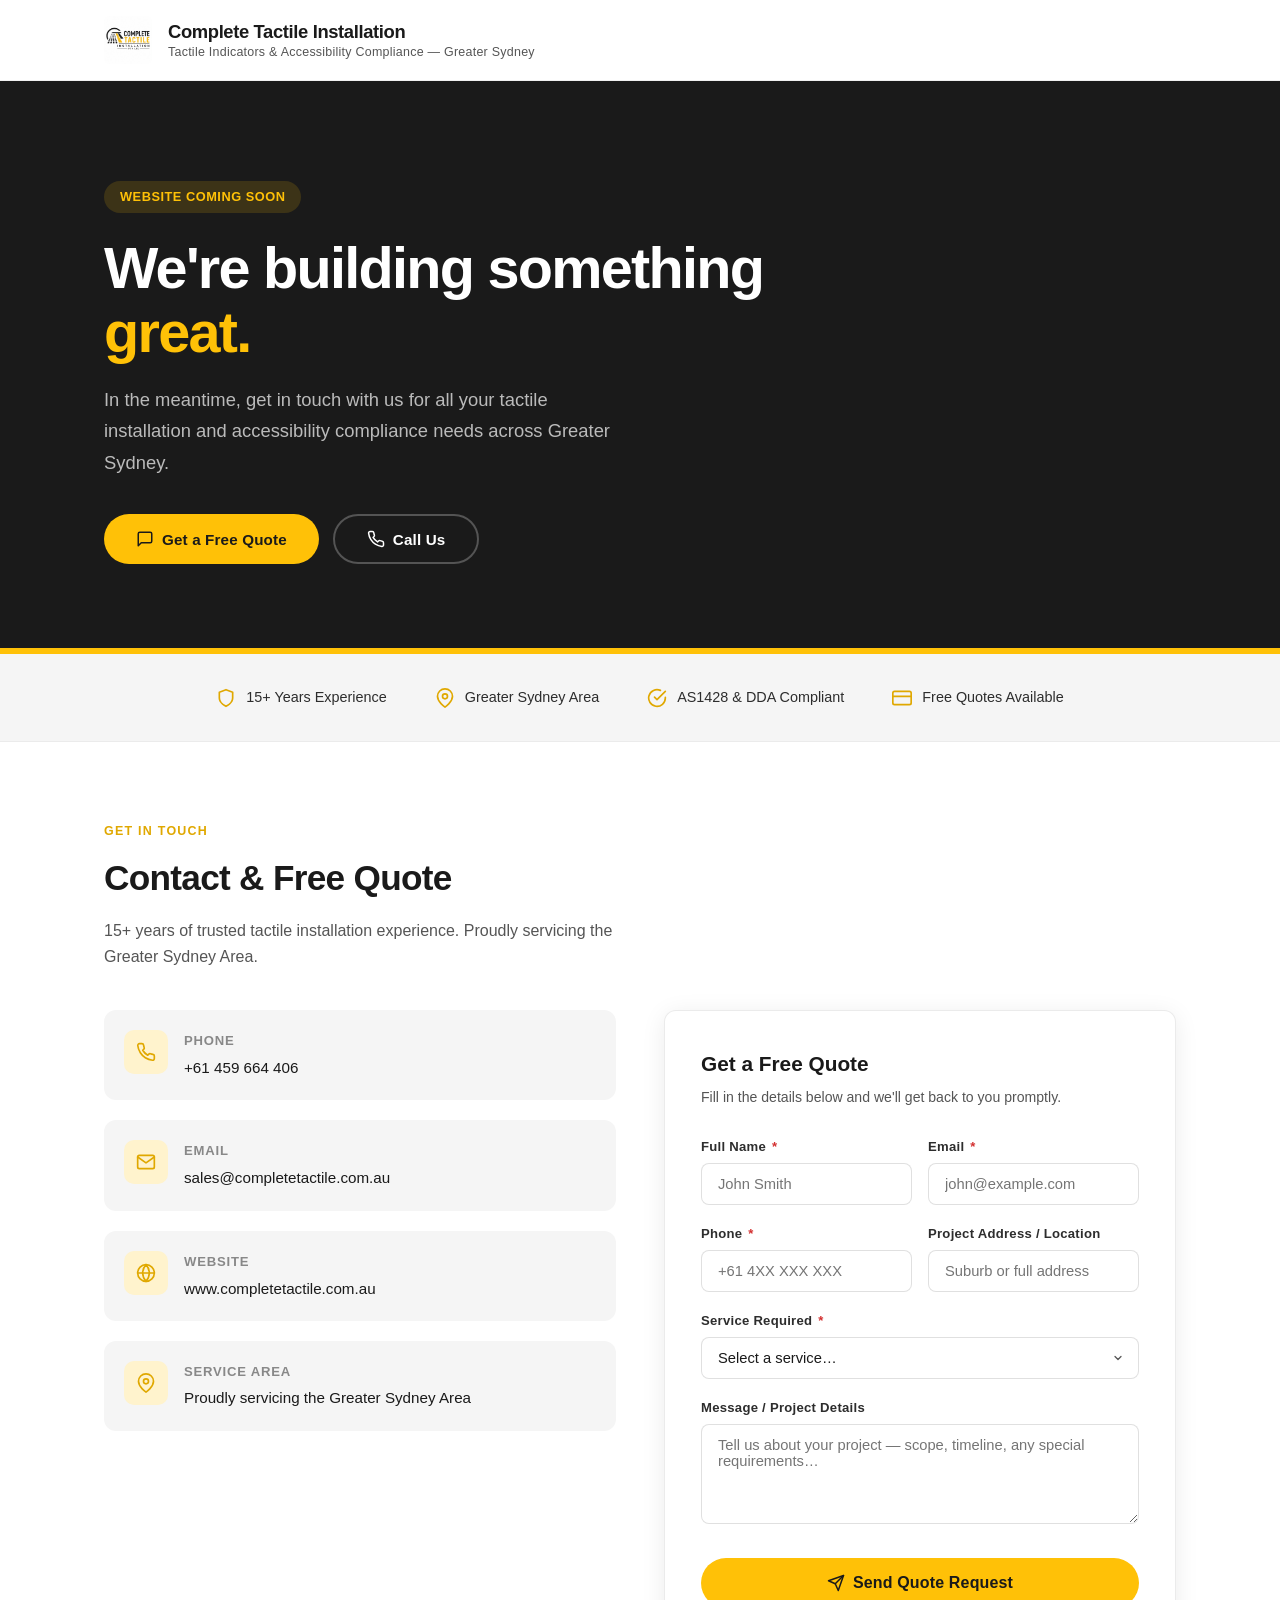
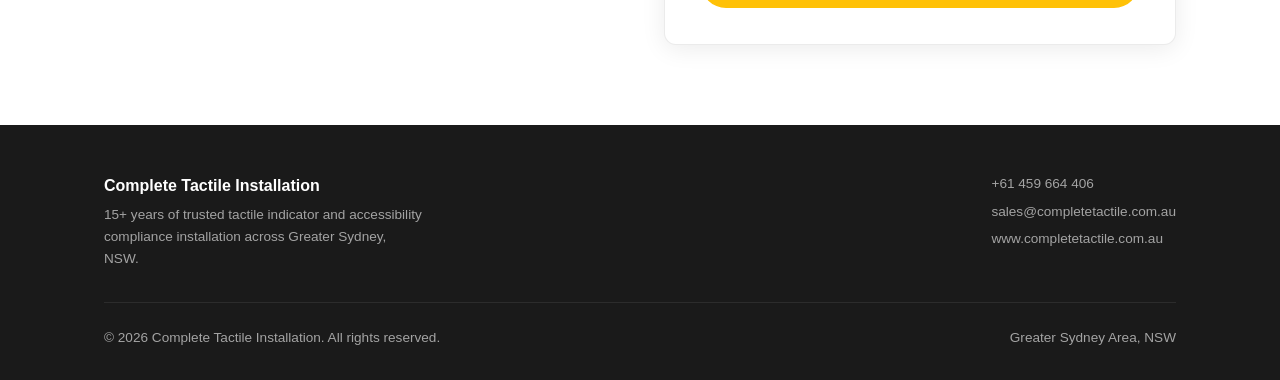
<file: index.html>
<!DOCTYPE html>
<html lang="en">
<head>
  <meta charset="UTF-8">
  <meta name="viewport" content="width=device-width, initial-scale=1.0">
  <title>Complete Tactile Installation | Coming Soon — Trusted Tactile & Accessibility Experts in Greater Sydney</title>
  <meta name="description" content="Complete Tactile Installation — 15+ years of trusted tactile ground surface indicator installation across Greater Sydney. TGSIs, stair nosing, braille signage, and AS1428 compliance. Website coming soon.">
  <meta name="robots" content="index, follow">

  <!-- Security Headers -->
  <meta http-equiv="Content-Security-Policy" content="default-src 'self'; style-src 'self' https://fonts.googleapis.com; font-src 'self' https://fonts.gstatic.com; img-src 'self' data:; script-src 'self'; connect-src https://api.web3forms.com;">
  <meta http-equiv="X-Content-Type-Options" content="nosniff">
  <meta http-equiv="X-Frame-Options" content="DENY">
  <meta name="referrer" content="strict-origin-when-cross-origin">

  <!-- Open Graph -->
  <meta property="og:title" content="Complete Tactile Installation | Coming Soon">
  <meta property="og:description" content="15+ years of trusted tactile indicator & accessibility compliance installation across Greater Sydney. Website coming soon — get in touch today.">
  <meta property="og:image" content="https://www.completetactile.com.au/images/logo.png">
  <meta property="og:url" content="https://www.completetactile.com.au">
  <meta property="og:type" content="website">

  <link rel="icon" type="image/png" href="images/logo.png">
  <link rel="preconnect" href="https://fonts.googleapis.com">
  <link rel="preconnect" href="https://fonts.gstatic.com" crossorigin>
  <link href="https://fonts.googleapis.com/css2?family=Poppins:wght@300;400;500;600;700&display=swap" rel="stylesheet">
  <link rel="stylesheet" href="css/style.css">

  <!--
    ============================================================
    FUTURE EXPANSION NOTES
    ============================================================
    Future pages:
      - Home
      - About Us (15 years experience story)
      - Services (full list below)
      - Gallery
      - Service Areas
      - Contact

    Full services list to add:
      - Tactile Ground Surface Indicators (TGSIs) — studs & strips
      - Directional & Warning Tactiles
      - Integrated Tactiles (stainless steel / aluminium)
      - Stair Nosing & Edging
      - Carpet Tactile Systems
      - Thresholds & Transition Strips
      - Handrail Tactile Indicators
      - Braille & Tactile Signage
      - Slip-Resistant Flooring Solutions
      - Urban Edge Protectors
      - Compliance Consultation (AS1428.1 / AS1428.4.1 / NCC / DDA)
      - Commercial / Government / Education / Aged Care / Retail Installations
      - Supply & Installation
      - Maintenance & Repairs

    Reference site for styling direction: dtac.com.au
    ============================================================
  -->
</head>
<body>

  <!-- ====== HEADER ====== -->
  <header class="site-header">
    <div class="container">
      <div class="header-inner">
        <img src="images/logo.png" alt="Complete Tactile Installation logo" width="48" height="48" loading="eager">
        <h1>Complete Tactile Installation<span>Tactile Indicators &amp; Accessibility Compliance — Greater Sydney</span></h1>
      </div>
    </div>
  </header>

  <!-- ====== HERO ====== -->
  <section class="hero">
    <div class="container">
      <div class="hero-content">
        <div class="hero-badge">Website Coming Soon</div>
        <h2>We're building something <em>great.</em></h2>
        <p>In the meantime, get in touch with us for all your tactile installation and accessibility compliance needs across Greater Sydney.</p>
        <div class="hero-actions">
          <button type="button" class="btn btn-gold" id="heroQuoteBtn">
            <svg xmlns="http://www.w3.org/2000/svg" width="18" height="18" viewBox="0 0 24 24" fill="none" stroke="currentColor" stroke-width="2" stroke-linecap="round" stroke-linejoin="round"><path d="M21 15a2 2 0 0 1-2 2H7l-4 4V5a2 2 0 0 1 2-2h14a2 2 0 0 1 2 2z"/></svg>
            Get a Free Quote
          </button>
          <button type="button" class="btn btn-outline" id="heroCallBtn">
            <svg xmlns="http://www.w3.org/2000/svg" width="18" height="18" viewBox="0 0 24 24" fill="none" stroke="currentColor" stroke-width="2" stroke-linecap="round" stroke-linejoin="round"><path d="M22 16.92v3a2 2 0 0 1-2.18 2 19.79 19.79 0 0 1-8.63-3.07 19.5 19.5 0 0 1-6-6A19.79 19.79 0 0 1 2.12 4.18 2 2 0 0 1 4.11 2h3a2 2 0 0 1 2 1.72c.127.96.361 1.903.7 2.81a2 2 0 0 1-.45 2.11L8.09 9.91a16 16 0 0 0 6 6l1.27-1.27a2 2 0 0 1 2.11-.45c.907.339 1.85.573 2.81.7A2 2 0 0 1 22 16.92z"/></svg>
            Call Us
          </button>
        </div>
      </div>
    </div>
  </section>

  <!-- ====== TRUST BAR ====== -->
  <div class="trust-bar">
    <div class="container">
      <div class="trust-items">
        <div class="trust-item">
          <svg xmlns="http://www.w3.org/2000/svg" width="20" height="20" viewBox="0 0 24 24" fill="none" stroke="currentColor" stroke-width="2" stroke-linecap="round" stroke-linejoin="round"><path d="M12 22s8-4 8-10V5l-8-3-8 3v7c0 6 8 10 8 10z"/></svg>
          15+ Years Experience
        </div>
        <div class="trust-item">
          <svg xmlns="http://www.w3.org/2000/svg" width="20" height="20" viewBox="0 0 24 24" fill="none" stroke="currentColor" stroke-width="2" stroke-linecap="round" stroke-linejoin="round"><path d="M21 10c0 7-9 13-9 13s-9-6-9-13a9 9 0 0 1 18 0z"/><circle cx="12" cy="10" r="3"/></svg>
          Greater Sydney Area
        </div>
        <div class="trust-item">
          <svg xmlns="http://www.w3.org/2000/svg" width="20" height="20" viewBox="0 0 24 24" fill="none" stroke="currentColor" stroke-width="2" stroke-linecap="round" stroke-linejoin="round"><path d="M22 11.08V12a10 10 0 1 1-5.93-9.14"/><polyline points="22 4 12 14.01 9 11.01"/></svg>
          AS1428 &amp; DDA Compliant
        </div>
        <div class="trust-item">
          <svg xmlns="http://www.w3.org/2000/svg" width="20" height="20" viewBox="0 0 24 24" fill="none" stroke="currentColor" stroke-width="2" stroke-linecap="round" stroke-linejoin="round"><rect x="1" y="4" width="22" height="16" rx="2" ry="2"/><line x1="1" y1="10" x2="23" y2="10"/></svg>
          Free Quotes Available
        </div>
      </div>
    </div>
  </div>

  <!-- ====== CONTACT + QUOTE FORM ====== -->
  <section class="contact-section" id="contact">
    <div class="container">
      <p class="section-label">Get In Touch</p>
      <h2 class="section-title">Contact &amp; Free Quote</h2>
      <p class="section-subtitle">15+ years of trusted tactile installation experience. Proudly servicing the Greater Sydney Area.</p>

      <div class="contact-grid">

        <!-- Contact Details -->
        <div class="contact-details">
          <div class="contact-card">
            <div class="contact-card-icon">
              <svg xmlns="http://www.w3.org/2000/svg" width="20" height="20" viewBox="0 0 24 24" fill="none" stroke="currentColor" stroke-width="2" stroke-linecap="round" stroke-linejoin="round"><path d="M22 16.92v3a2 2 0 0 1-2.18 2 19.79 19.79 0 0 1-8.63-3.07 19.5 19.5 0 0 1-6-6A19.79 19.79 0 0 1 2.12 4.18 2 2 0 0 1 4.11 2h3a2 2 0 0 1 2 1.72c.127.96.361 1.903.7 2.81a2 2 0 0 1-.45 2.11L8.09 9.91a16 16 0 0 0 6 6l1.27-1.27a2 2 0 0 1 2.11-.45c.907.339 1.85.573 2.81.7A2 2 0 0 1 22 16.92z"/></svg>
            </div>
            <div class="contact-card-body">
              <h3>Phone</h3>
              <a href="tel:+61459664406">+61 459 664 406</a>
            </div>
          </div>

          <div class="contact-card">
            <div class="contact-card-icon">
              <svg xmlns="http://www.w3.org/2000/svg" width="20" height="20" viewBox="0 0 24 24" fill="none" stroke="currentColor" stroke-width="2" stroke-linecap="round" stroke-linejoin="round"><path d="M4 4h16c1.1 0 2 .9 2 2v12c0 1.1-.9 2-2 2H4c-1.1 0-2-.9-2-2V6c0-1.1.9-2 2-2z"/><polyline points="22,6 12,13 2,6"/></svg>
            </div>
            <div class="contact-card-body">
              <h3>Email</h3>
              <a href="mailto:sales@completetactile.com.au">sales@completetactile.com.au</a>
            </div>
          </div>

          <div class="contact-card">
            <div class="contact-card-icon">
              <svg xmlns="http://www.w3.org/2000/svg" width="20" height="20" viewBox="0 0 24 24" fill="none" stroke="currentColor" stroke-width="2" stroke-linecap="round" stroke-linejoin="round"><circle cx="12" cy="12" r="10"/><line x1="2" y1="12" x2="22" y2="12"/><path d="M12 2a15.3 15.3 0 0 1 4 10 15.3 15.3 0 0 1-4 10 15.3 15.3 0 0 1-4-10 15.3 15.3 0 0 1 4-10z"/></svg>
            </div>
            <div class="contact-card-body">
              <h3>Website</h3>
              <a href="https://www.completetactile.com.au">www.completetactile.com.au</a>
            </div>
          </div>

          <div class="contact-card">
            <div class="contact-card-icon">
              <svg xmlns="http://www.w3.org/2000/svg" width="20" height="20" viewBox="0 0 24 24" fill="none" stroke="currentColor" stroke-width="2" stroke-linecap="round" stroke-linejoin="round"><path d="M21 10c0 7-9 13-9 13s-9-6-9-13a9 9 0 0 1 18 0z"/><circle cx="12" cy="10" r="3"/></svg>
            </div>
            <div class="contact-card-body">
              <h3>Service Area</h3>
              <p>Proudly servicing the Greater Sydney Area</p>
            </div>
          </div>
        </div>

        <!-- Quote Form -->
        <div class="quote-form" id="quote-form">
          <h3>Get a Free Quote</h3>
          <p>Fill in the details below and we'll get back to you promptly.</p>

          <form id="quoteForm" action="https://api.web3forms.com/submit" method="POST" novalidate>

            <!-- Web3Forms access key — replace with your key from https://web3forms.com -->
            <input type="hidden" name="access_key" value="4daf20bf-09f9-4e9e-9182-33803d2c08d2">
            <input type="hidden" name="subject" value="New Quote Request - Complete Tactile Installation">
            <input type="hidden" name="redirect" value="https://www.completetactile.com.au/thank-you.html">

            <!-- Honeypot — spam protection (hidden from users, visible to bots) -->
            <div class="hp-field" aria-hidden="true">
              <input type="checkbox" name="botcheck" tabindex="-1" autocomplete="off">
            </div>

            <div class="form-row">
              <div class="form-group">
                <label for="q_name">Full Name <span class="required">*</span></label>
                <input type="text" id="q_name" name="name" required autocomplete="name" placeholder="John Smith">
                <div class="form-error" id="err-name">Please enter your name.</div>
              </div>
              <div class="form-group">
                <label for="q_email">Email <span class="required">*</span></label>
                <input type="email" id="q_email" name="email" required autocomplete="email" placeholder="john@example.com">
                <div class="form-error" id="err-email">Please enter a valid email.</div>
              </div>
            </div>

            <div class="form-row">
              <div class="form-group">
                <label for="q_phone">Phone <span class="required">*</span></label>
                <input type="tel" id="q_phone" name="phone" required autocomplete="tel" placeholder="+61 4XX XXX XXX">
                <div class="form-error" id="err-phone">Please enter a valid phone number.</div>
              </div>
              <div class="form-group">
                <label for="q_location">Project Address / Location</label>
                <input type="text" id="q_location" name="location" autocomplete="street-address" placeholder="Suburb or full address">
              </div>
            </div>

            <div class="form-group">
              <label for="q_service">Service Required <span class="required">*</span></label>
              <select id="q_service" name="service" required>
                <option value="" disabled selected>Select a service…</option>
                <option value="tgsi-studs-strips">TGSIs — Studs &amp; Strips</option>
                <option value="directional-warning">Directional &amp; Warning Tactiles</option>
                <option value="integrated-tactiles">Integrated Tactiles (SS / Aluminium)</option>
                <option value="stair-nosing">Stair Nosing &amp; Edging</option>
                <option value="carpet-tactile">Carpet Tactile Systems</option>
                <option value="thresholds">Thresholds &amp; Transition Strips</option>
                <option value="handrail-tactile">Handrail Tactile Indicators</option>
                <option value="braille-signage">Braille &amp; Tactile Signage</option>
                <option value="slip-resistant">Slip-Resistant Flooring</option>
                <option value="compliance">Compliance Consultation</option>
                <option value="maintenance">Maintenance &amp; Repairs</option>
                <option value="other">Other</option>
              </select>
              <div class="form-error" id="err-service">Please select a service.</div>
            </div>

            <div class="form-group">
              <label for="q_message">Message / Project Details</label>
              <textarea id="q_message" name="message" placeholder="Tell us about your project — scope, timeline, any special requirements…"></textarea>
            </div>

            <button type="submit" class="btn btn-gold btn-submit">
              <svg xmlns="http://www.w3.org/2000/svg" width="18" height="18" viewBox="0 0 24 24" fill="none" stroke="currentColor" stroke-width="2" stroke-linecap="round" stroke-linejoin="round"><line x1="22" y1="2" x2="11" y2="13"/><polygon points="22 2 15 22 11 13 2 9 22 2"/></svg>
              Send Quote Request
            </button>
          </form>

          <!-- Status messages (shown after submission) -->
          <div class="form-status" id="formStatus" role="alert"></div>
        </div>
      </div>
    </div>
  </section>

  <!-- ====== FOOTER ====== -->
  <footer class="site-footer">
    <div class="container">
      <div class="footer-top">
        <div class="footer-brand">
          <h3>Complete Tactile Installation</h3>
          <p>15+ years of trusted tactile indicator and accessibility compliance installation across Greater Sydney, NSW.</p>
        </div>
        <div class="footer-contact">
          <a href="tel:+61459664406">+61 459 664 406</a>
          <a href="mailto:sales@completetactile.com.au">sales@completetactile.com.au</a>
          <a href="https://www.completetactile.com.au">www.completetactile.com.au</a>
        </div>
      </div>
      <div class="footer-bottom">
        <p>&copy; 2026 Complete Tactile Installation. All rights reserved.</p>
        <p>Greater Sydney Area, NSW</p>
      </div>
    </div>
  </footer>

  <!-- ====== CONFIRMATION MODAL ====== -->
  <div class="modal-overlay" id="confirmModal" role="dialog" aria-modal="true" aria-labelledby="modalTitle">
    <div class="modal-box">
      <h3 id="modalTitle"></h3>
      <p id="modalDesc"></p>
      <div class="modal-detail" id="modalDetail"></div>
      <div class="modal-actions">
        <button type="button" class="btn btn-cancel" id="modalCancel">Cancel</button>
        <a href="#" class="btn btn-gold" id="modalConfirm">Proceed</a>
      </div>
    </div>
  </div>

  <script src="js/main.js"></script>
</body>
</html>
</file>
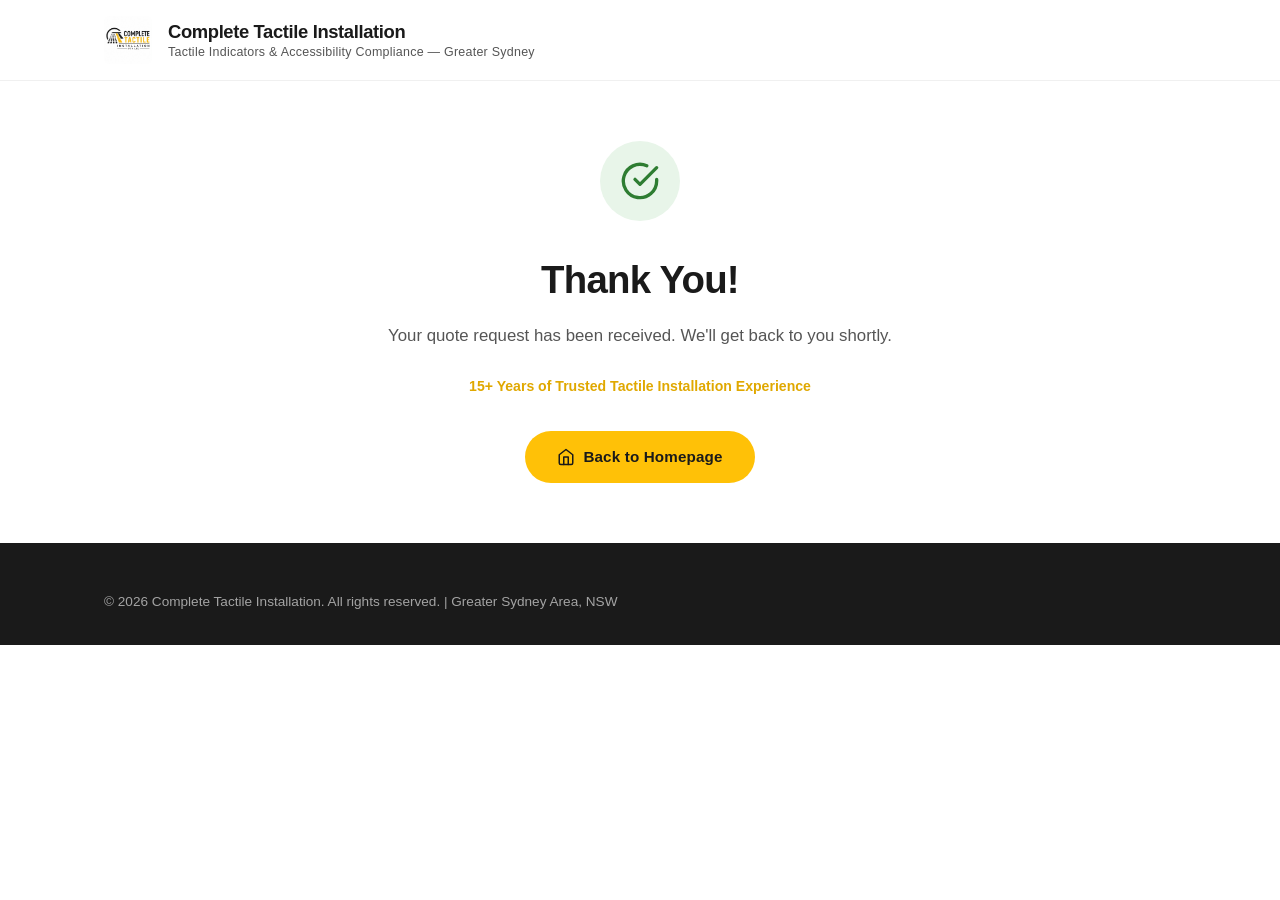
<file: thank-you.html>
<!DOCTYPE html>
<html lang="en">
<head>
  <meta charset="UTF-8">
  <meta name="viewport" content="width=device-width, initial-scale=1.0">
  <title>Thank You — Complete Tactile Installation</title>
  <meta name="description" content="Your quote request has been received. Complete Tactile Installation will get back to you shortly.">
  <meta name="robots" content="noindex, nofollow">

  <meta http-equiv="Content-Security-Policy" content="default-src 'self'; style-src 'self' https://fonts.googleapis.com; font-src 'self' https://fonts.gstatic.com; img-src 'self' data:;">
  <meta http-equiv="X-Content-Type-Options" content="nosniff">
  <meta http-equiv="X-Frame-Options" content="DENY">
  <meta name="referrer" content="strict-origin-when-cross-origin">

  <link rel="icon" type="image/png" href="images/logo.png">
  <link rel="preconnect" href="https://fonts.googleapis.com">
  <link rel="preconnect" href="https://fonts.gstatic.com" crossorigin>
  <link href="https://fonts.googleapis.com/css2?family=Poppins:wght@300;400;500;600;700&display=swap" rel="stylesheet">
  <link rel="stylesheet" href="css/style.css">
</head>
<body>

  <header class="site-header">
    <div class="container">
      <div class="header-inner">
        <img src="images/logo.png" alt="Complete Tactile Installation logo" width="48" height="48" loading="eager">
        <h1>Complete Tactile Installation<span>Tactile Indicators &amp; Accessibility Compliance — Greater Sydney</span></h1>
      </div>
    </div>
  </header>

  <main class="thank-you-main">
    <div class="thank-you-card">
      <div class="thank-you-icon">
        <svg xmlns="http://www.w3.org/2000/svg" width="40" height="40" viewBox="0 0 24 24" fill="none" stroke="currentColor" stroke-width="2" stroke-linecap="round" stroke-linejoin="round"><path d="M22 11.08V12a10 10 0 1 1-5.93-9.14"/><polyline points="22 4 12 14.01 9 11.01"/></svg>
      </div>
      <h2>Thank You!</h2>
      <p>Your quote request has been received. We'll get back to you shortly.</p>
      <p class="tagline">15+ Years of Trusted Tactile Installation Experience</p>
      <a href="index.html" class="btn-home">
        <svg xmlns="http://www.w3.org/2000/svg" width="18" height="18" viewBox="0 0 24 24" fill="none" stroke="currentColor" stroke-width="2" stroke-linecap="round" stroke-linejoin="round"><path d="M3 9l9-7 9 7v11a2 2 0 0 1-2 2H5a2 2 0 0 1-2-2z"/><polyline points="9 22 9 12 15 12 15 22"/></svg>
        Back to Homepage
      </a>
    </div>
  </main>

  <footer class="site-footer">
    <div class="container">
      <p>&copy; 2026 Complete Tactile Installation. All rights reserved. | Greater Sydney Area, NSW</p>
    </div>
  </footer>

</body>
</html>
</file>
<file: css/style.css>
/* ========================================
   Complete Tactile Installation — Main Stylesheet
   ======================================== */

*, *::before, *::after { margin: 0; padding: 0; box-sizing: border-box; }

:root {
  --gold: #FFC107;
  --gold-dark: #E0A800;
  --gold-light: #FFF3CD;
  --black: #1A1A1A;
  --charcoal: #2D2D2D;
  --grey-dark: #555;
  --grey: #888;
  --grey-light: #F5F5F5;
  --white: #FFFFFF;
  --font: 'Poppins', sans-serif;
  --radius: 12px;
  --radius-sm: 8px;
  --shadow: 0 4px 24px rgba(0,0,0,0.08);
  --shadow-lg: 0 8px 40px rgba(0,0,0,0.12);
  --transition: 0.25s ease;
}

html { scroll-behavior: smooth; }

body {
  font-family: var(--font);
  color: var(--black);
  background: var(--white);
  line-height: 1.6;
  -webkit-font-smoothing: antialiased;
}

/* --- Utility --- */
.container { width: 100%; max-width: 1120px; margin: 0 auto; padding: 0 24px; }
.sr-only { position: absolute; width: 1px; height: 1px; padding: 0; margin: -1px; overflow: hidden; clip: rect(0,0,0,0); border: 0; }

/* --- Header --- */
.site-header {
  position: sticky; top: 0; z-index: 100;
  background: var(--white);
  border-bottom: 1px solid rgba(0,0,0,0.06);
  padding: 16px 0;
}
.header-inner {
  display: flex; align-items: center; gap: 16px;
}
.site-header img {
  height: 48px; width: auto;
  border-radius: 6px;
}
.site-header h1 {
  font-size: 1.15rem; font-weight: 600;
  color: var(--black); letter-spacing: -0.02em;
  line-height: 1.3;
}
.site-header h1 span {
  display: block; font-weight: 400; font-size: 0.78rem;
  color: var(--grey-dark); letter-spacing: 0.02em;
}

/* --- Hero --- */
.hero {
  background: var(--black);
  color: var(--white);
  padding: 100px 0 90px;
  position: relative;
  overflow: hidden;
}
.hero::after {
  content: '';
  position: absolute; bottom: 0; left: 0; right: 0;
  height: 6px; background: var(--gold);
}
.hero-content { max-width: 680px; }
.hero-badge {
  display: inline-block;
  background: rgba(255,193,7,0.15);
  color: var(--gold);
  font-size: 0.8rem; font-weight: 600;
  padding: 6px 16px; border-radius: 100px;
  margin-bottom: 24px; letter-spacing: 0.04em;
  text-transform: uppercase;
}
.hero h2 {
  font-size: clamp(2.4rem, 5vw, 3.6rem);
  font-weight: 700; line-height: 1.1;
  letter-spacing: -0.03em;
  margin-bottom: 20px;
}
.hero h2 em {
  font-style: normal; color: var(--gold);
}
.hero p {
  font-size: 1.15rem; color: rgba(255,255,255,0.7);
  max-width: 520px; line-height: 1.7;
  margin-bottom: 36px;
}
.hero-actions { display: flex; flex-wrap: wrap; gap: 14px; }

/* --- Buttons --- */
.btn {
  display: inline-flex; align-items: center; gap: 8px;
  font-family: var(--font); font-size: 0.95rem; font-weight: 600;
  padding: 14px 32px; border-radius: 100px;
  text-decoration: none; border: none;
  cursor: pointer; transition: all var(--transition);
  letter-spacing: 0.01em;
}
.btn-gold {
  background: var(--gold); color: var(--black);
}
.btn-gold:hover { background: var(--gold-dark); transform: translateY(-2px); box-shadow: 0 6px 20px rgba(255,193,7,0.35); }
.btn-gold:focus-visible { outline: 3px solid var(--gold); outline-offset: 3px; }

.btn-outline {
  background: transparent; color: var(--white);
  border: 2px solid rgba(255,255,255,0.25);
}
.btn-outline:hover { border-color: var(--white); background: rgba(255,255,255,0.06); }
.btn-outline:focus-visible { outline: 3px solid var(--white); outline-offset: 3px; }

/* --- Trust Bar --- */
.trust-bar {
  background: var(--grey-light);
  padding: 32px 0;
  border-bottom: 1px solid rgba(0,0,0,0.04);
}
.trust-items {
  display: flex; flex-wrap: wrap; justify-content: center;
  gap: 32px 48px; text-align: center;
}
.trust-item {
  display: flex; align-items: center; gap: 10px;
  font-size: 0.9rem; font-weight: 500; color: var(--charcoal);
}
.trust-item svg { flex-shrink: 0; color: var(--gold-dark); }

/* --- Contact Section --- */
.contact-section {
  padding: 80px 0;
}
.section-label {
  font-size: 0.78rem; font-weight: 600;
  text-transform: uppercase; letter-spacing: 0.1em;
  color: var(--gold-dark); margin-bottom: 8px;
}
.section-title {
  font-size: clamp(1.6rem, 3vw, 2.2rem);
  font-weight: 700; letter-spacing: -0.02em;
  margin-bottom: 12px; color: var(--black);
}
.section-subtitle {
  font-size: 1rem; color: var(--grey-dark);
  max-width: 520px; margin-bottom: 40px;
}
.contact-grid {
  display: grid;
  grid-template-columns: 1fr 1fr;
  gap: 48px;
}
.contact-details { display: flex; flex-direction: column; gap: 20px; }
.contact-card {
  display: flex; align-items: flex-start; gap: 16px;
  padding: 20px; border-radius: var(--radius);
  background: var(--grey-light);
  transition: box-shadow var(--transition);
}
.contact-card:hover { box-shadow: var(--shadow); }
.contact-card-icon {
  width: 44px; height: 44px; border-radius: 10px;
  background: var(--gold-light); color: var(--gold-dark);
  display: flex; align-items: center; justify-content: center;
  flex-shrink: 0;
}
.contact-card-body h3 {
  font-size: 0.82rem; font-weight: 600;
  text-transform: uppercase; letter-spacing: 0.06em;
  color: var(--grey); margin-bottom: 4px;
}
.contact-card-body a, .contact-card-body p {
  font-size: 0.95rem; color: var(--black);
  text-decoration: none; font-weight: 500;
}
.contact-card-body a:hover { color: var(--gold-dark); }

/* --- Quote Form --- */
.quote-form {
  background: var(--white);
  border: 1px solid rgba(0,0,0,0.08);
  border-radius: var(--radius);
  padding: 36px;
  box-shadow: var(--shadow);
}
.quote-form h3 {
  font-size: 1.3rem; font-weight: 700;
  margin-bottom: 6px; color: var(--black);
}
.quote-form > p {
  font-size: 0.88rem; color: var(--grey-dark);
  margin-bottom: 28px;
}
.hp-field {
  position: absolute;
  left: -9999px;
  width: 1px;
  height: 1px;
  overflow: hidden;
}

.form-group { margin-bottom: 18px; }
.form-group label {
  display: block; font-size: 0.82rem; font-weight: 600;
  color: var(--charcoal); margin-bottom: 6px;
  letter-spacing: 0.02em;
}
.form-group label .required { color: #D32F2F; margin-left: 2px; }
.form-group input,
.form-group select,
.form-group textarea {
  width: 100%; font-family: var(--font);
  font-size: 0.92rem; padding: 12px 16px;
  border: 1.5px solid rgba(0,0,0,0.12);
  border-radius: var(--radius-sm);
  background: var(--white); color: var(--black);
  transition: border-color var(--transition), box-shadow var(--transition);
  -webkit-appearance: none; appearance: none;
}
.form-group input:focus,
.form-group select:focus,
.form-group textarea:focus {
  outline: none;
  border-color: var(--gold);
  box-shadow: 0 0 0 3px rgba(255,193,7,0.2);
}
.form-group input.invalid,
.form-group select.invalid,
.form-group textarea.invalid {
  border-color: #D32F2F;
}
.form-group textarea { resize: vertical; min-height: 100px; }
.form-group select {
  background-image: url("data:image/svg+xml,%3Csvg xmlns='http://www.w3.org/2000/svg' width='12' height='12' viewBox='0 0 24 24' fill='none' stroke='%23555' stroke-width='2.5' stroke-linecap='round' stroke-linejoin='round'%3E%3Cpolyline points='6 9 12 15 18 9'/%3E%3C/svg%3E");
  background-repeat: no-repeat;
  background-position: right 14px center;
  padding-right: 40px;
}
.form-error {
  font-size: 0.78rem; color: #D32F2F;
  margin-top: 4px; display: none;
}
.form-row { display: grid; grid-template-columns: 1fr 1fr; gap: 16px; }

/* --- Confirmation Modal --- */
.modal-overlay {
  display: none; position: fixed; inset: 0; z-index: 1000;
  background: rgba(0,0,0,0.55); backdrop-filter: blur(4px);
  align-items: center; justify-content: center; padding: 24px;
}
.modal-overlay.active { display: flex; }
.modal-box {
  background: var(--white); border-radius: var(--radius);
  padding: 36px; max-width: 440px; width: 100%;
  box-shadow: var(--shadow-lg); text-align: center;
}
.modal-box h3 { font-size: 1.15rem; font-weight: 700; margin-bottom: 8px; }
.modal-box p { font-size: 0.92rem; color: var(--grey-dark); margin-bottom: 6px; line-height: 1.6; }
.modal-box .modal-detail {
  font-size: 1.05rem; font-weight: 600; color: var(--black);
  margin: 12px 0 24px; word-break: break-all;
}
.modal-box .modal-detail a {
  color: var(--gold-dark); text-decoration: none;
}
.modal-box .modal-detail a:hover { text-decoration: underline; }
.modal-actions { display: flex; gap: 12px; justify-content: center; }
.modal-actions .btn { font-size: 0.88rem; padding: 12px 28px; }
.btn-cancel {
  background: var(--grey-light); color: var(--charcoal);
}
.btn-cancel:hover { background: #e8e8e8; }

/* --- Form Status Messages --- */
.form-status {
  display: none; text-align: center; padding: 24px 20px;
  border-radius: var(--radius-sm); margin-top: 16px;
  font-size: 0.9rem; font-weight: 500;
}
.form-status.status-success {
  display: block; background: #E8F5E9; color: #2E7D32;
  border: 1px solid #C8E6C9;
}
.form-status.status-error {
  display: block; background: #FFEBEE; color: #C62828;
  border: 1px solid #FFCDD2;
}
.form-status.status-loading {
  display: block; background: var(--grey-light); color: var(--charcoal);
}

.btn-submit {
  width: 100%; justify-content: center;
  margin-top: 8px; font-size: 1rem;
  padding: 16px 32px;
}

/* --- Footer --- */
.site-footer {
  background: var(--black); color: rgba(255,255,255,0.6);
  padding: 48px 0 32px; font-size: 0.85rem;
}
.footer-top {
  display: flex; flex-wrap: wrap; justify-content: space-between;
  gap: 24px; padding-bottom: 32px;
  border-bottom: 1px solid rgba(255,255,255,0.08);
  margin-bottom: 24px;
}
.footer-brand h3 {
  color: var(--white); font-size: 1rem; font-weight: 600;
  margin-bottom: 6px;
}
.footer-brand p { max-width: 320px; line-height: 1.6; }
.footer-contact { display: flex; flex-direction: column; gap: 6px; }
.footer-contact a {
  color: rgba(255,255,255,0.6); text-decoration: none;
  transition: color var(--transition);
}
.footer-contact a:hover { color: var(--gold); }
.footer-bottom {
  display: flex; flex-wrap: wrap; justify-content: space-between;
  gap: 12px; align-items: center;
}
.footer-bottom a { color: var(--gold); text-decoration: none; }

/* --- Thank You Page --- */
.thank-you-main {
  flex: 1; display: flex; align-items: center; justify-content: center;
  padding: 60px 24px;
}
.thank-you-card {
  text-align: center; max-width: 520px;
}
.thank-you-icon {
  width: 80px; height: 80px; border-radius: 50%;
  background: #E8F5E9; color: #2E7D32;
  display: flex; align-items: center; justify-content: center;
  margin: 0 auto 28px;
}
.thank-you-card h2 {
  font-size: clamp(1.8rem, 4vw, 2.4rem);
  font-weight: 700; letter-spacing: -0.02em;
  margin-bottom: 12px;
}
.thank-you-card p {
  font-size: 1.05rem; color: var(--grey-dark);
  line-height: 1.7; margin-bottom: 8px;
}
.thank-you-card .tagline {
  font-size: 0.88rem; color: var(--gold-dark);
  font-weight: 600; margin: 24px 0 32px;
}
.btn-home {
  display: inline-flex; align-items: center; gap: 8px;
  font-family: var(--font); font-size: 0.95rem; font-weight: 600;
  padding: 14px 32px; border-radius: 100px;
  text-decoration: none; cursor: pointer;
  transition: all var(--transition); letter-spacing: 0.01em;
  background: var(--gold); color: var(--black);
}
.btn-home:hover { background: var(--gold-dark); transform: translateY(-2px); box-shadow: 0 6px 20px rgba(255,193,7,0.35); }
.btn-home:focus-visible { outline: 3px solid var(--gold); outline-offset: 3px; }

/* --- Responsive --- */
@media (max-width: 900px) {
  .contact-grid { grid-template-columns: 1fr; gap: 40px; }
}
@media (max-width: 640px) {
  .hero { padding: 72px 0 64px; }
  .hero h2 { font-size: 2rem; }
  .hero p { font-size: 1rem; }
  .form-row { grid-template-columns: 1fr; }
  .quote-form { padding: 24px; }
  .trust-items { gap: 20px 32px; }
  .site-header h1 { font-size: 1rem; }
  .site-header h1 span { font-size: 0.72rem; }
  .site-header img { height: 40px; }
  .footer-top { flex-direction: column; }
}

@media (prefers-reduced-motion: reduce) {
  *, *::before, *::after { transition-duration: 0.01ms !important; animation-duration: 0.01ms !important; scroll-behavior: auto !important; }
}
</file>
